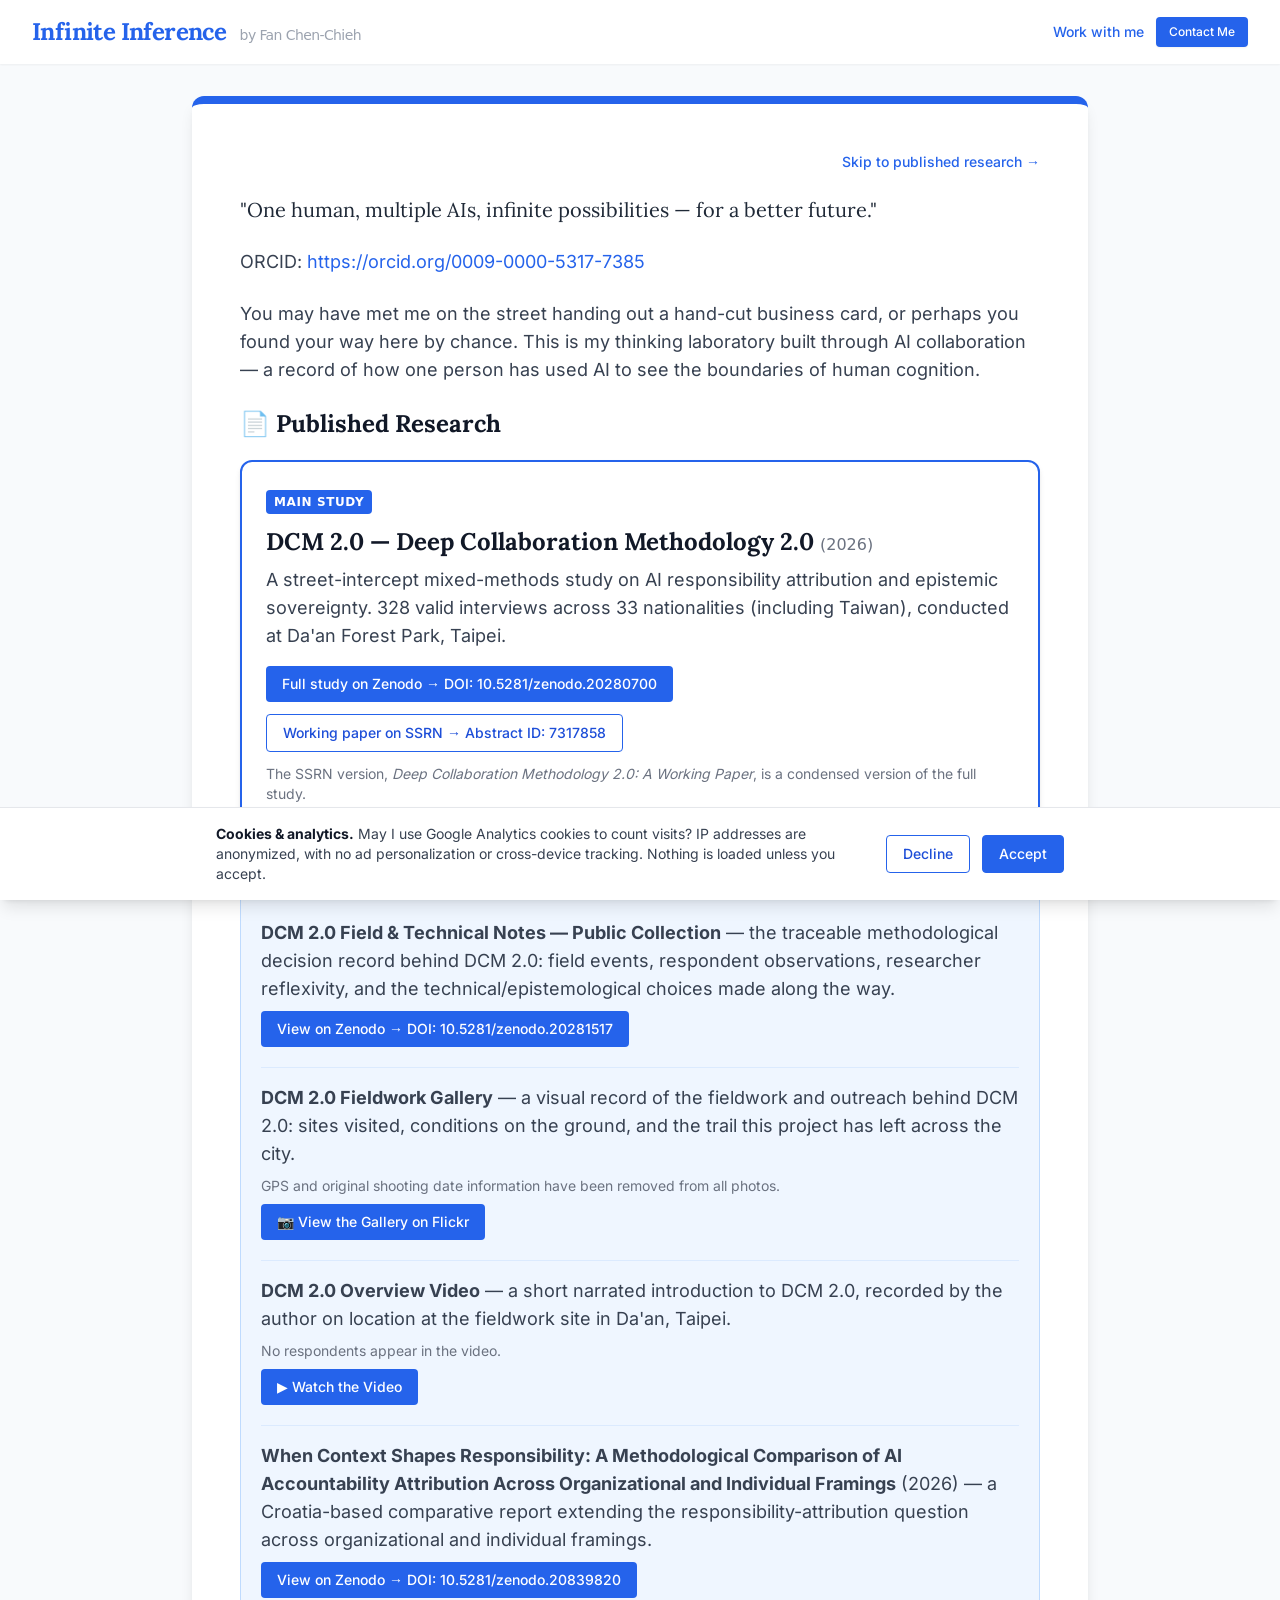
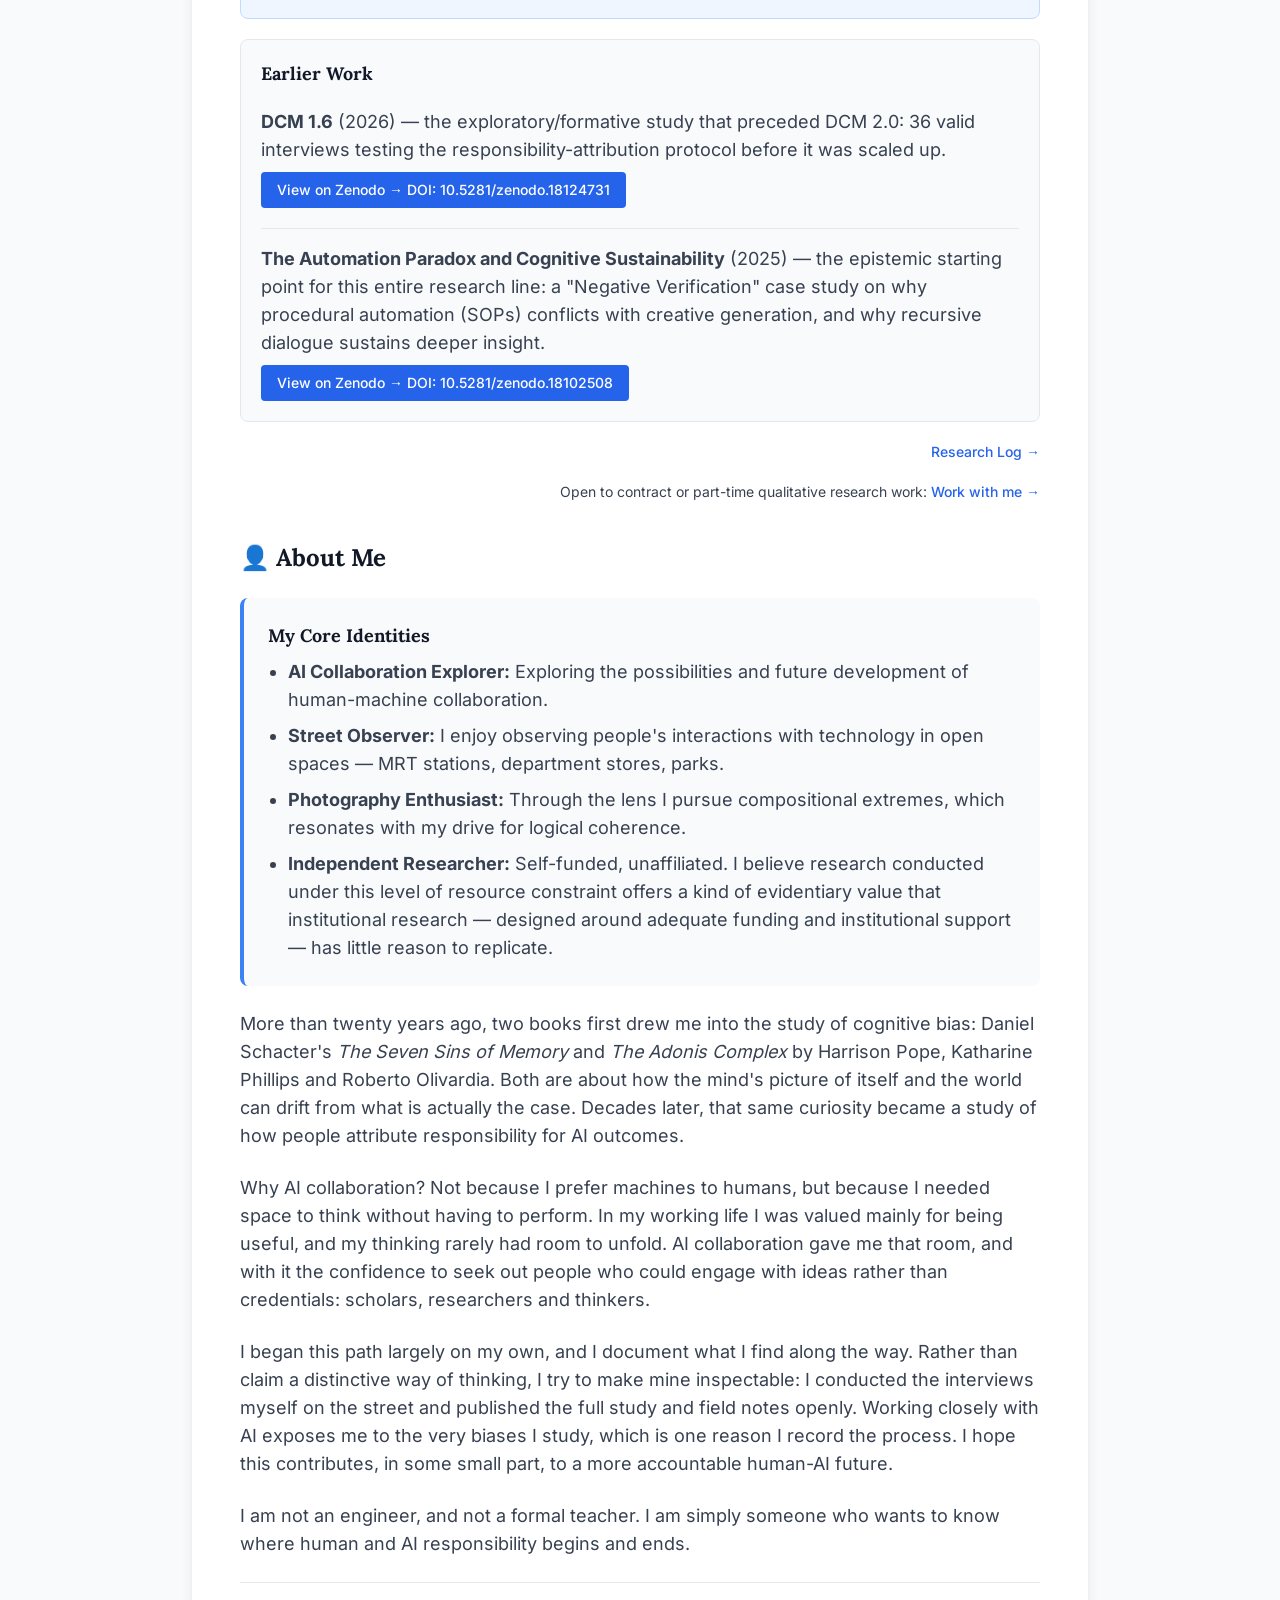
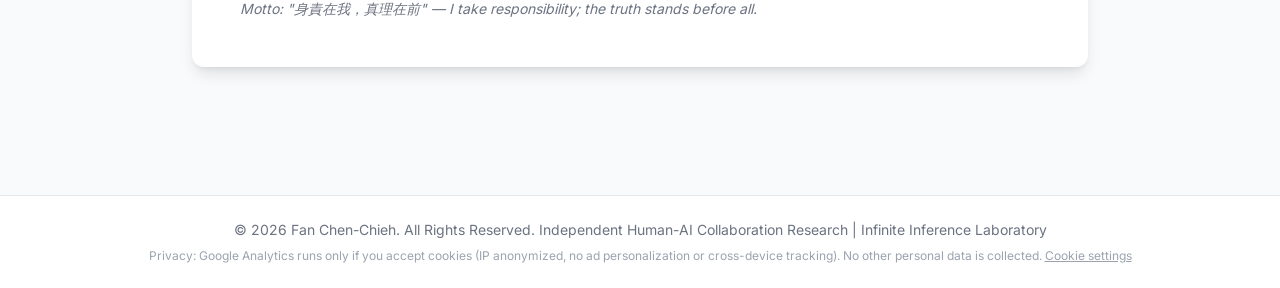
<file: index.html>
<!DOCTYPE html>
<html lang="en">
<head>
    <meta charset="UTF-8">
    <meta name="viewport" content="width=device-width, initial-scale=1.0">
    <title>Infinite Inference: Fan Chen-Chieh's Thinking Laboratory</title>

    <!-- Content-Security-Policy: 白名單限制頁面只能從這裡列出的來源載入資源。
         全站沒有 inline script:回到頂端按鈕與版權年份放在同源外部檔案 site.js,
         與 consent.js 一樣由 script-src 'self' 放行,不需要雜湊值;
         JSON-LD 結構化資料(type="application/ld+json")是資料區塊,瀏覽器不會執行它,
         不受 script-src 管制,所以不需要也不放雜湊;
         Tailwind 已經改成自架的靜態 styles.css(見 src/input.css + GitHub Actions build),
         不再從 cdn.tailwindcss.com 載入,所以 script-src 不用再放行它。
         style-src 已拿掉 'unsafe-inline':頁面現在完全沒有 inline <style>,
         所有樣式都在建置階段就固定進 styles.css,同源載入,不需要再放寬。 -->
    <meta http-equiv="Content-Security-Policy" content="
        default-src 'self';
        script-src 'self' https://www.googletagmanager.com;
        style-src 'self';
        font-src 'self';
        img-src 'self' data:;
        connect-src 'self' https://www.googletagmanager.com https://www.google-analytics.com https://*.google-analytics.com https://*.analytics.google.com;
        base-uri 'self';
        form-action 'self';
        object-src 'none';
    ">

    <!-- 基礎搜尋與社群卡片中繼標籤 -->
    <meta name="description" content="Infinite Inference: Fan Chen-Chieh's thinking laboratory. Independent research on human-AI collaboration, epistemic sovereignty, and cognitive safety (Deep Collaboration Methodology).">
    <link rel="canonical" href="https://loveapplefanfan-png.github.io/AI_Cooperation_Essays/">

    <meta property="og:title" content="Infinite Inference: Fan Chen-Chieh's Thinking Laboratory">
    <meta property="og:description" content="A genuine record of human-machine collaboration exploring the boundaries and possibilities of human cognition in the AI era.">
    <meta property="og:type" content="website">
    <meta property="og:url" content="https://loveapplefanfan-png.github.io/AI_Cooperation_Essays/">
    <meta property="og:image" content="https://loveapplefanfan-png.github.io/AI_Cooperation_Essays/og-image.png">
    <meta property="og:image:width" content="1200">
    <meta property="og:image:height" content="630">
    <meta property="og:image:alt" content="Infinite Inference — Fan Chen-Chieh's Thinking Laboratory. Independent research on human-AI collaboration.">

    <meta name="twitter:card" content="summary_large_image">
    <meta name="twitter:title" content="Infinite Inference: Fan Chen-Chieh's Thinking Laboratory">
    <meta name="twitter:description" content="A genuine record of human-machine collaboration exploring the boundaries and possibilities of human cognition in the AI era.">
    <meta name="twitter:image" content="https://loveapplefanfan-png.github.io/AI_Cooperation_Essays/og-image.png">

    <!-- 網站小圖示:現代瀏覽器用 SVG,iOS 主畫面捷徑用 PNG -->
    <link rel="icon" href="favicon.svg" type="image/svg+xml">
    <link rel="apple-touch-icon" href="apple-touch-icon.png">

    <!-- AI 知識圖譜與學術實體對齊 (Schema.org JSON-LD) -->
    <script type="application/ld+json">
    {
      "@context": "https://schema.org",
      "@graph": [
        {
          "@type": "Person",
          "@id": "https://orcid.org/0009-0000-5317-7385",
          "name": "Fan Chen-Chieh",
          "alternateName": "范宸杰",
          "jobTitle": "Independent Researcher",
          "url": "https://loveapplefanfan-png.github.io/AI_Cooperation_Essays/",
          "sameAs": [
            "https://orcid.org/0009-0000-5317-7385"
          ],
          "knowsAbout": [
            "Human-AI Collaboration",
            "Deep Collaboration Methodology",
            "Epistemic Sovereignty",
            "AI Ethics",
            "Cognitive Safety"
          ]
        },
        {
          "@type": "WebSite",
          "@id": "https://loveapplefanfan-png.github.io/AI_Cooperation_Essays/#website",
          "url": "https://loveapplefanfan-png.github.io/AI_Cooperation_Essays/",
          "name": "Infinite Inference: Fan Chen-Chieh's Thinking Laboratory",
          "author": { "@id": "https://orcid.org/0009-0000-5317-7385" }
        },
        {
          "@type": "ScholarlyArticle",
          "name": "The Automation Paradox and Cognitive Sustainability",
          "datePublished": "2025-12",
          "url": "https://doi.org/10.5281/zenodo.18102508",
          "sameAs": "https://doi.org/10.5281/zenodo.18102508",
          "author": { "@id": "https://orcid.org/0009-0000-5317-7385" }
        },
        {
          "@type": "ScholarlyArticle",
          "name": "DCM 1.6",
          "datePublished": "2026-01",
          "url": "https://doi.org/10.5281/zenodo.18124731",
          "sameAs": "https://doi.org/10.5281/zenodo.18124731",
          "author": { "@id": "https://orcid.org/0009-0000-5317-7385" }
        },
        {
          "@type": "ScholarlyArticle",
          "name": "Deep Collaboration Methodology 2.0",
          "datePublished": "2026-05",
          "url": "https://doi.org/10.5281/zenodo.20280700",
          "sameAs": [
            "https://doi.org/10.5281/zenodo.20280700",
            "https://ssrn.com/abstract=7317858"
          ],
          "author": { "@id": "https://orcid.org/0009-0000-5317-7385" }
        },
        {
          "@type": "CreativeWork",
          "name": "DCM 2.0 Field & Technical Notes — Public Collection",
          "datePublished": "2026-05",
          "url": "https://doi.org/10.5281/zenodo.20281517",
          "sameAs": "https://doi.org/10.5281/zenodo.20281517",
          "author": { "@id": "https://orcid.org/0009-0000-5317-7385" }
        },
        {
          "@type": "ScholarlyArticle",
          "name": "When Context Shapes Responsibility: A Methodological Comparison of AI Accountability Attribution Across Organizational and Individual Framings",
          "datePublished": "2026-06",
          "url": "https://doi.org/10.5281/zenodo.20839820",
          "sameAs": "https://doi.org/10.5281/zenodo.20839820",
          "author": { "@id": "https://orcid.org/0009-0000-5317-7385" }
        }
      ]
    }
    </script>

    <!-- Tailwind 已自架:styles.css 由 GitHub Actions 從 src/input.css 自動 build 出來,
         不再依賴 cdn.tailwindcss.com,也不需要處理跨網域 SRI 的問題。 -->
    <link rel="stylesheet" href="styles.css">
    <link rel="preload" href="fonts/lora-latin-wght-normal.woff2" as="font" type="font/woff2" crossorigin>
    <link rel="preload" href="fonts/inter-latin-wght-normal.woff2" as="font" type="font/woff2" crossorigin>
    <!-- Cookie 同意 + Google Analytics:GA 只在訪客按下 Accept 後才載入(見 consent.js)。
         同源外部檔案,CSP 的 script-src 'self' 已放行,不需要雜湊值。 -->
    <script src="consent.js" defer></script>
    <script src="site.js" defer></script>
</head>
<body class="min-h-screen relative">
    <header class="bg-white shadow-sm sticky top-0 z-10">
        <div class="max-w-7xl mx-auto px-4 sm:px-6 lg:px-8 py-4 flex justify-between items-center gap-3">
            <h1 class="text-xl sm:text-2xl font-serif text-blue-600 font-bold tracking-tight">Infinite Inference <span class="text-sm text-gray-400 font-sans font-normal ml-2 hidden sm:inline">by Fan Chen-Chieh</span></h1>
            <div class="flex items-center gap-3 shrink-0">
                <a href="work-with-me.html" class="text-sm font-medium text-blue-600 hover:underline">Work with me</a>
                <a href="mailto:loveapplefanfan@gmail.com" class="inline-flex shrink-0 items-center px-3 py-1.5 border border-transparent text-xs font-medium rounded text-white bg-blue-600 hover:bg-blue-700 transition-colors shadow-sm">
                    Contact Me
                </a>
            </div>
        </div>
    </header>

    <main id="content-area" class="max-w-7xl mx-auto px-4 sm:px-6 lg:px-8 py-8 pb-20">

        <section id="page-about">
            <div class="max-w-4xl mx-auto">
                <div class="bg-white rounded-xl shadow-lg p-6 sm:p-12 border-t-8 border-blue-600">
                    <div class="text-base sm:text-lg text-gray-700 leading-relaxed">
                        <div class="space-y-6">
                            <!-- 頁內錨點:讓訪客自選閱讀路徑,直接跳到 Published Research。純錨點,無追蹤、無 JS。 -->
                            <p class="text-right text-sm"><a href="#published-research" class="font-medium text-blue-600 hover:underline">Skip to published research &rarr;</a></p>

                            <p class="text-xl font-serif text-gray-800">"One human, multiple AIs, infinite possibilities — for a better future."</p>

                            <p>ORCID: <a href="https://orcid.org/0009-0000-5317-7385" target="_blank" rel="noopener noreferrer" class="text-blue-600 hover:underline">https://orcid.org/0009-0000-5317-7385</a></p>

                            <p>You may have met me on the street handing out a hand-cut business card, or perhaps you found your way here by chance. This is my thinking laboratory built through AI collaboration — a record of how one person has used AI to see the boundaries of human cognition.</p>

                            <section aria-labelledby="published-research" class="space-y-5">
                                <h2 id="published-research" class="scroll-mt-20 text-xl sm:text-2xl font-serif font-bold text-gray-900">&#128196; Published Research</h2>

                                <!-- 主研究:DCM 2.0(正式版 + SSRN 精簡版) -->
                                <article class="bg-white border-2 border-blue-600 rounded-xl shadow-md p-5 sm:p-6">
                                    <p class="inline-block text-xs font-sans font-bold uppercase tracking-wider text-white bg-blue-600 rounded px-2 py-1 mb-3">Main Study</p>
                                    <h4 class="text-xl sm:text-2xl font-serif font-bold text-gray-900 mb-2">DCM 2.0 — Deep Collaboration Methodology 2.0 <span class="text-base font-sans font-normal text-gray-500">(2026)</span></h4>
                                    <p class="text-gray-700 mb-4">A street-intercept mixed-methods study on AI responsibility attribution and epistemic sovereignty. 328 valid interviews across 33 nationalities (including Taiwan), conducted at Da'an Forest Park, Taipei.</p>
                                    <div class="flex flex-col sm:flex-row sm:flex-wrap gap-3">
                                        <a href="https://doi.org/10.5281/zenodo.20280700" target="_blank" rel="noopener noreferrer" class="inline-block text-center text-sm font-medium text-white bg-blue-600 hover:bg-blue-700 px-4 py-2 rounded transition-colors">
                                            Full study on Zenodo &rarr; DOI: 10.5281/zenodo.20280700
                                        </a>
                                        <a href="https://ssrn.com/abstract=7317858" target="_blank" rel="noopener noreferrer" class="inline-block text-center text-sm font-medium text-blue-700 bg-white border border-blue-600 hover:bg-blue-50 px-4 py-2 rounded transition-colors">
                                            Working paper on SSRN &rarr; Abstract ID: 7317858
                                        </a>
                                    </div>
                                    <p class="text-sm text-gray-500 mt-3">The SSRN version, <em>Deep Collaboration Methodology 2.0: A Working Paper</em>, is a condensed version of the full study.</p>
                                </article>

                                <!-- 伴隨與延伸研究 -->
                                <div class="bg-blue-50 border border-blue-200 rounded-lg p-5 space-y-5">
                                    <h4 class="font-bold text-blue-900">Companion &amp; Follow-up Work</h4>

                                    <div>
                                        <p class="text-gray-700 mb-2"><strong>DCM 2.0 Field &amp; Technical Notes — Public Collection</strong> — the traceable methodological decision record behind DCM 2.0: field events, respondent observations, researcher reflexivity, and the technical/epistemological choices made along the way.</p>
                                        <a href="https://doi.org/10.5281/zenodo.20281517" target="_blank" rel="noopener noreferrer" class="inline-block text-sm font-medium text-white bg-blue-600 hover:bg-blue-700 px-4 py-2 rounded transition-colors">
                                            View on Zenodo &rarr; DOI: 10.5281/zenodo.20281517
                                        </a>
                                    </div>

                                    <div class="pt-4 border-t border-blue-100">
                                        <p class="text-gray-700 mb-2"><strong>DCM 2.0 Fieldwork Gallery</strong> — a visual record of the fieldwork and outreach behind DCM 2.0: sites visited, conditions on the ground, and the trail this project has left across the city.</p>
                                        <p class="text-sm text-gray-500 mb-2">GPS and original shooting date information have been removed from all photos.</p>
                                        <a href="https://flic.kr/s/aHBqjD3Lbc" target="_blank" rel="noopener noreferrer" class="inline-block text-sm font-medium text-white bg-blue-600 hover:bg-blue-700 px-4 py-2 rounded transition-colors">
                                            &#128247; View the Gallery on Flickr
                                        </a>
                                    </div>

                                    <div class="pt-4 border-t border-blue-100">
                                        <p class="text-gray-700 mb-2"><strong>DCM 2.0 Overview Video</strong> — a short narrated introduction to DCM 2.0, recorded by the author on location at the fieldwork site in Da'an, Taipei.</p>
                                        <p class="text-sm text-gray-500 mb-2">No respondents appear in the video.</p>
                                        <a href="https://youtu.be/pldzQAyxPp8" target="_blank" rel="noopener noreferrer" class="inline-block text-sm font-medium text-white bg-blue-600 hover:bg-blue-700 px-4 py-2 rounded transition-colors">
                                            &#9654; Watch the Video
                                        </a>
                                    </div>

                                    <div class="pt-4 border-t border-blue-100">
                                        <p class="text-gray-700 mb-2"><strong>When Context Shapes Responsibility: A Methodological Comparison of AI Accountability Attribution Across Organizational and Individual Framings</strong> (2026) — a Croatia-based comparative report extending the responsibility-attribution question across organizational and individual framings.</p>
                                        <a href="https://doi.org/10.5281/zenodo.20839820" target="_blank" rel="noopener noreferrer" class="inline-block text-sm font-medium text-white bg-blue-600 hover:bg-blue-700 px-4 py-2 rounded transition-colors">
                                            View on Zenodo &rarr; DOI: 10.5281/zenodo.20839820
                                        </a>
                                    </div>
                                </div>

                                <!-- 前期研究 -->
                                <div class="bg-gray-50 border border-gray-200 rounded-lg p-5 space-y-5">
                                    <h4 class="font-bold text-gray-900">Earlier Work</h4>

                                    <div>
                                        <p class="text-gray-700 mb-2"><strong>DCM 1.6</strong> (2026) — the exploratory/formative study that preceded DCM 2.0: 36 valid interviews testing the responsibility-attribution protocol before it was scaled up.</p>
                                        <a href="https://doi.org/10.5281/zenodo.18124731" target="_blank" rel="noopener noreferrer" class="inline-block text-sm font-medium text-white bg-blue-600 hover:bg-blue-700 px-4 py-2 rounded transition-colors">
                                            View on Zenodo &rarr; DOI: 10.5281/zenodo.18124731
                                        </a>
                                    </div>

                                    <div class="pt-4 border-t border-gray-200">
                                        <p class="text-gray-700 mb-2"><strong>The Automation Paradox and Cognitive Sustainability</strong> (2025) — the epistemic starting point for this entire research line: a "Negative Verification" case study on why procedural automation (SOPs) conflicts with creative generation, and why recursive dialogue sustains deeper insight.</p>
                                        <a href="https://doi.org/10.5281/zenodo.18102508" target="_blank" rel="noopener noreferrer" class="inline-block text-sm font-medium text-white bg-blue-600 hover:bg-blue-700 px-4 py-2 rounded transition-colors">
                                            View on Zenodo &rarr; DOI: 10.5281/zenodo.18102508
                                        </a>
                                    </div>
                                </div>

                                <p class="text-right text-sm"><a href="research-log.html" class="font-medium text-blue-600 hover:underline">Research Log &rarr;</a></p>

                                <!-- 合作入口:導向 work-with-me.html。純連結,無追蹤、無 JS。 -->
                                <p class="text-right text-sm">Open to contract or part-time qualitative research work: <a href="work-with-me.html" class="font-medium text-blue-600 hover:underline">Work with me &rarr;</a></p>
                            </section>

                            <h2 id="about-me" class="pt-4 text-xl sm:text-2xl font-serif font-bold text-gray-900">&#128100; About Me</h2>

                            <div class="bg-gray-50 p-6 rounded-lg border-l-4 border-blue-500">
                                <h4 class="font-bold text-gray-900 mb-2">My Core Identities</h4>
                                <ul class="list-disc ml-5 space-y-2 text-gray-700">
                                    <li><strong>AI Collaboration Explorer:</strong> Exploring the possibilities and future development of human-machine collaboration.</li>
                                    <li><strong>Street Observer:</strong> I enjoy observing people's interactions with technology in open spaces — MRT stations, department stores, parks.</li>
                                    <li><strong>Photography Enthusiast:</strong> Through the lens I pursue compositional extremes, which resonates with my drive for logical coherence.</li>
                                    <li><strong>Independent Researcher:</strong> Self-funded, unaffiliated. I believe research conducted under this level of resource constraint offers a kind of evidentiary value that institutional research — designed around adequate funding and institutional support — has little reason to replicate.</li>
                                </ul>
                            </div>

                            <p>More than twenty years ago, two books first drew me into the study of cognitive bias: Daniel Schacter's <em>The Seven Sins of Memory</em> and <em>The Adonis Complex</em> by Harrison Pope, Katharine Phillips and Roberto Olivardia. Both are about how the mind's picture of itself and the world can drift from what is actually the case. Decades later, that same curiosity became a study of how people attribute responsibility for AI outcomes.</p>

                            <p>Why AI collaboration? Not because I prefer machines to humans, but because I needed space to think without having to perform. In my working life I was valued mainly for being useful, and my thinking rarely had room to unfold. AI collaboration gave me that room, and with it the confidence to seek out people who could engage with ideas rather than credentials: scholars, researchers and thinkers.</p>
                            
                            <p>I began this path largely on my own, and I document what I find along the way. Rather than claim a distinctive way of thinking, I try to make mine inspectable: I conducted the interviews myself on the street and published the full study and field notes openly. Working closely with AI exposes me to the very biases I study, which is one reason I record the process. I hope this contributes, in some small part, to a more accountable human-AI future.</p>

                            <p>I am not an engineer, and not a formal teacher. I am simply someone who wants to know where human and AI responsibility begins and ends.</p>

                            <p class="pt-4 text-sm text-gray-500 italic border-t">Motto: "<span lang="zh-Hant">&#36523;&#36012;&#22312;&#25105;&#65292;&#30495;&#29702;&#22312;&#21069;</span>" — I take responsibility; the truth stands before all.</p>
                        </div>
                    </div>
                </div>
            </div>
        </section>

    </main>

    <button id="scroll-to-top" type="button" aria-label="Back to top" class="fixed bottom-6 right-6 bg-gray-800 text-white p-3 rounded-full shadow-lg opacity-0 pointer-events-none transition-opacity duration-300 hover:bg-gray-700 z-20">
        <svg xmlns="http://www.w3.org/2000/svg" class="h-6 w-6" fill="none" viewBox="0 0 24 24" stroke="currentColor" aria-hidden="true">
            <path stroke-linecap="round" stroke-linejoin="round" stroke-width="2" d="M5 10l7-7m0 0l7 7m-7-7v18" />
        </svg>
    </button>

    <footer class="bg-white border-t border-gray-200 mt-12">
        <div class="max-w-7xl mx-auto py-6 px-4 sm:px-6 lg:px-8">
            <p class="text-center text-sm text-gray-500">
                &copy; <span id="copyright-year">2026</span> Fan Chen-Chieh. All Rights Reserved. <br class="sm:hidden">
                Independent Human-AI Collaboration Research | Infinite Inference Laboratory
            </p>
            <p class="text-center text-xs text-gray-400 mt-2">
                Privacy: Google Analytics runs only if you accept cookies (IP anonymized, no ad personalization or cross-device tracking). No other personal data is collected.
                <button id="cookie-settings" type="button" class="underline hover:text-gray-600">Cookie settings</button>
            </p>
        </div>
    </footer>

    <!-- Cookie 同意橫幅:預設隱藏,由 consent.js 決定是否顯示。Accept 與 Decline 同樣醒目,拒絕和同意一樣容易。 -->
    <div id="cookie-banner" role="dialog" aria-live="polite" aria-labelledby="cookie-banner-title" class="hidden fixed inset-x-0 bottom-0 z-30 bg-white border-t border-gray-200 shadow-lg">
        <div class="max-w-4xl mx-auto px-4 sm:px-6 py-4 flex flex-col sm:flex-row sm:items-center gap-3 sm:gap-6">
            <p class="text-sm text-gray-700 flex-1">
                <strong id="cookie-banner-title" class="text-gray-900">Cookies &amp; analytics.</strong>
                May I use Google Analytics cookies to count visits? IP addresses are anonymized, with no ad personalization or cross-device tracking. Nothing is loaded unless you accept.
            </p>
            <div class="flex gap-3 shrink-0">
                <button id="cookie-decline" type="button" class="flex-1 sm:flex-none text-sm font-medium text-blue-700 bg-white border border-blue-600 hover:bg-blue-50 px-4 py-2 rounded transition-colors">Decline</button>
                <button id="cookie-accept" type="button" class="flex-1 sm:flex-none text-sm font-medium text-white bg-blue-600 border border-blue-600 hover:bg-blue-700 px-4 py-2 rounded transition-colors">Accept</button>
            </div>
        </div>
    </div>

</body>
</html>
</file>
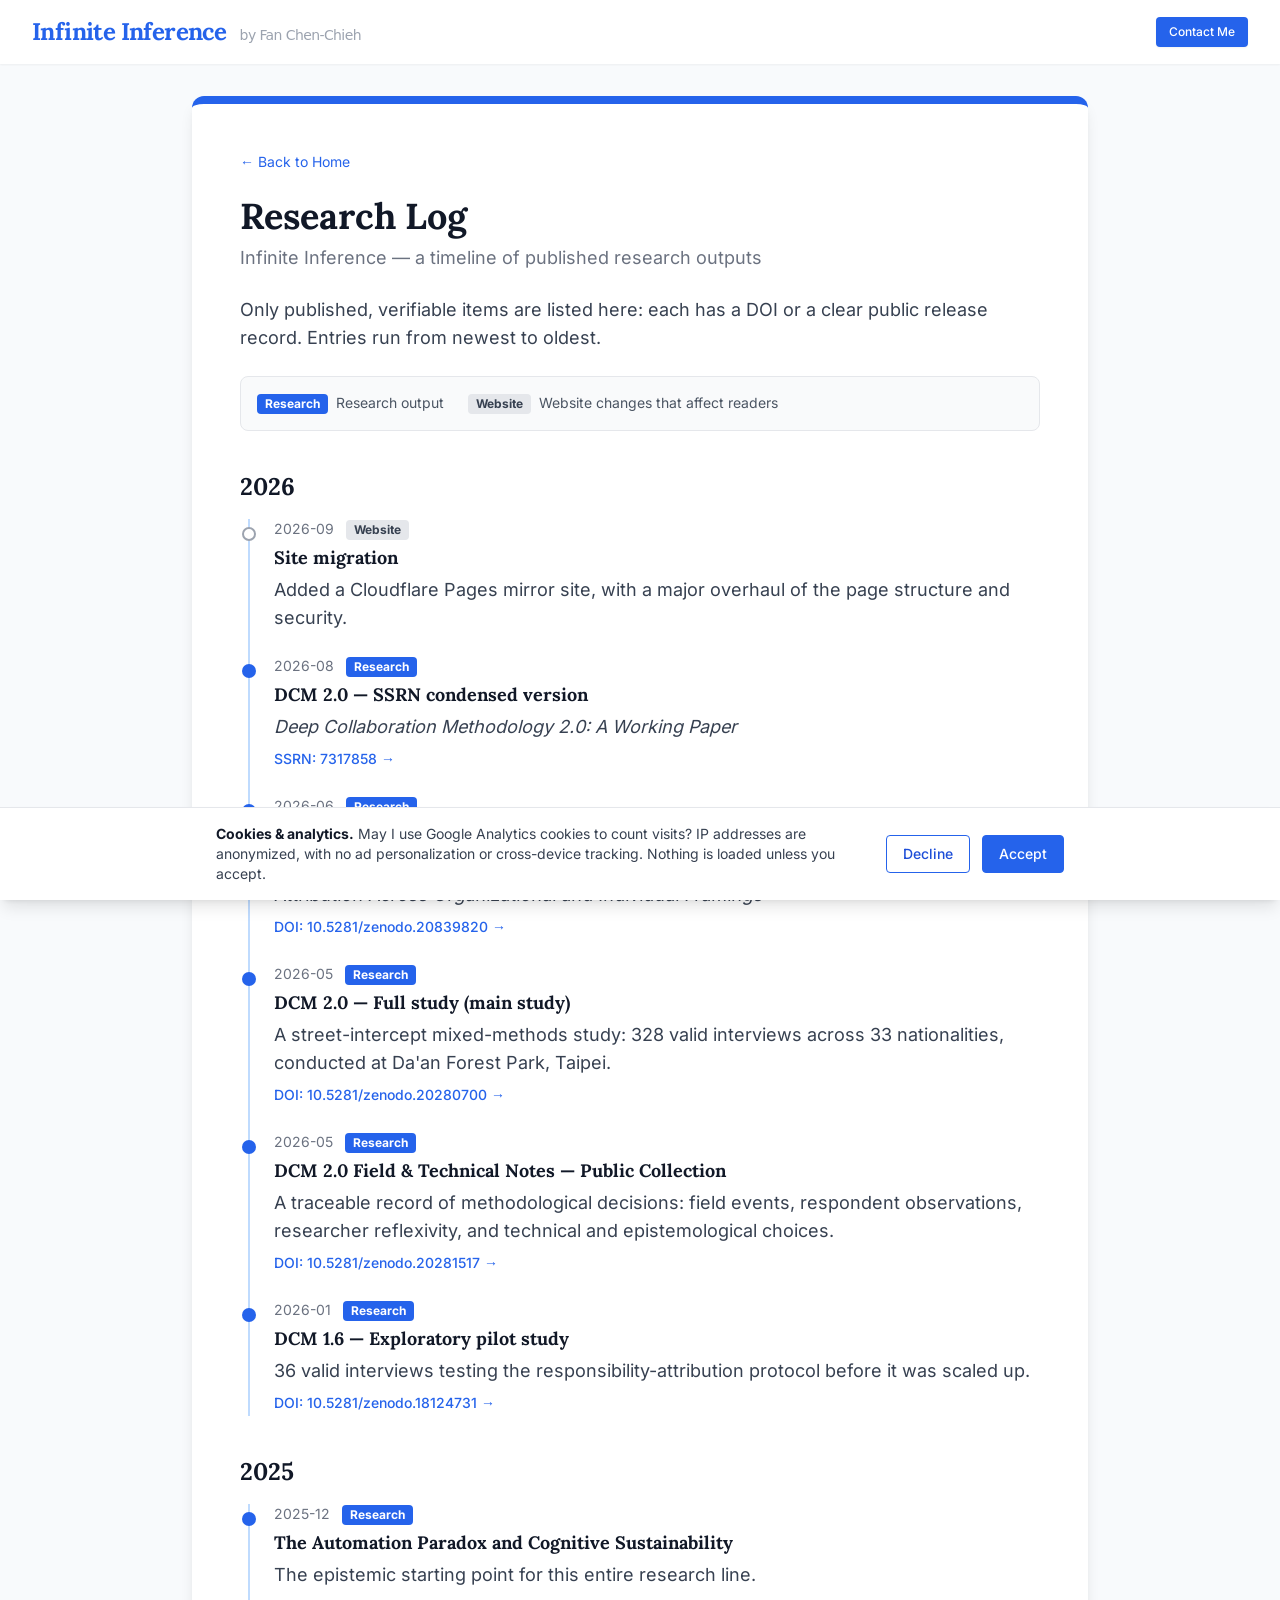
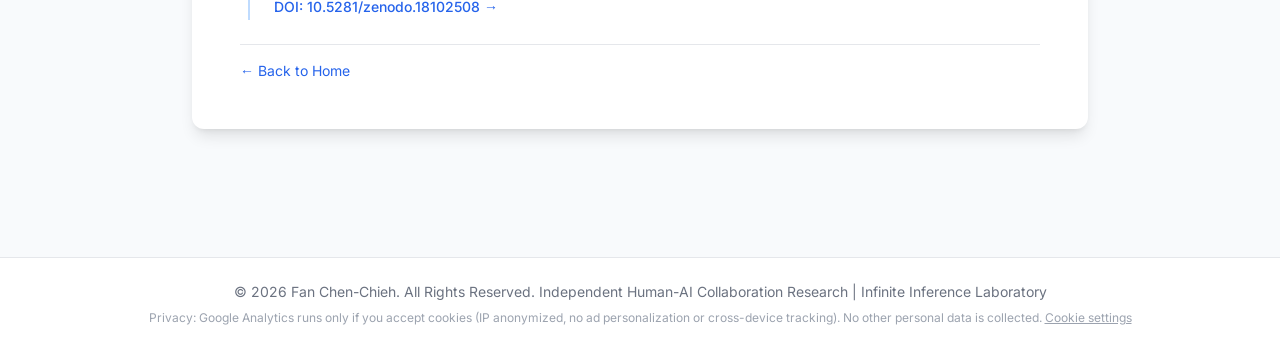
<file: research-log.html>
<!DOCTYPE html>
<html lang="en">
<head>
    <meta charset="UTF-8">
    <meta name="viewport" content="width=device-width, initial-scale=1.0">
    <title>Research Log | Infinite Inference</title>

    <!-- Content-Security-Policy:與 index.html 完全相同。全站沒有 inline script,
         腳本都放在同源外部檔案(consent.js、site.js),所以 script-src 不需要任何雜湊值。 -->
    <meta http-equiv="Content-Security-Policy" content="
        default-src 'self';
        script-src 'self' https://www.googletagmanager.com;
        style-src 'self';
        font-src 'self';
        img-src 'self' data:;
        connect-src 'self' https://www.googletagmanager.com https://www.google-analytics.com https://*.google-analytics.com https://*.analytics.google.com;
        base-uri 'self';
        form-action 'self';
        object-src 'none';
    ">

    <!-- 基礎搜尋與社群卡片中繼標籤 -->
    <meta name="description" content="Research Log: a timeline of published research outputs from Infinite Inference, Fan Chen-Chieh's thinking laboratory. Only items with a DOI or a clear public release record are listed.">
    <link rel="canonical" href="https://loveapplefanfan-png.github.io/AI_Cooperation_Essays/research-log.html">

    <meta property="og:title" content="Research Log | Infinite Inference">
    <meta property="og:description" content="Infinite Inference — a timeline of published research outputs. Only items with a DOI or a clear public release record are listed.">
    <meta property="og:type" content="website">
    <meta property="og:url" content="https://loveapplefanfan-png.github.io/AI_Cooperation_Essays/research-log.html">
    <meta property="og:image" content="https://loveapplefanfan-png.github.io/AI_Cooperation_Essays/og-image-log.png">
    <meta property="og:image:width" content="1200">
    <meta property="og:image:height" content="630">
    <meta property="og:image:alt" content="Research Log — Infinite Inference: a timeline of published research outputs.">

    <meta name="twitter:card" content="summary_large_image">
    <meta name="twitter:title" content="Research Log | Infinite Inference">
    <meta name="twitter:description" content="Infinite Inference — a timeline of published research outputs. Only items with a DOI or a clear public release record are listed.">
    <meta name="twitter:image" content="https://loveapplefanfan-png.github.io/AI_Cooperation_Essays/og-image-log.png">

    <!-- 網站小圖示:現代瀏覽器用 SVG,iOS 主畫面捷徑用 PNG -->
    <link rel="icon" href="favicon.svg" type="image/svg+xml">
    <link rel="apple-touch-icon" href="apple-touch-icon.png">

    <link rel="stylesheet" href="styles.css">
    <link rel="preload" href="fonts/lora-latin-wght-normal.woff2" as="font" type="font/woff2" crossorigin>
    <link rel="preload" href="fonts/inter-latin-wght-normal.woff2" as="font" type="font/woff2" crossorigin>
    <!-- Cookie 同意 + Google Analytics:與 index.html 共用同一份 consent.js,
         訪客在任一頁做的選擇(存在 localStorage)兩頁通用。 -->
    <script src="consent.js" defer></script>
    <script src="site.js" defer></script>
</head>
<body class="min-h-screen relative">
    <header class="bg-white shadow-sm sticky top-0 z-10">
        <div class="max-w-7xl mx-auto px-4 sm:px-6 lg:px-8 py-4 flex justify-between items-center gap-3">
            <p class="text-xl sm:text-2xl font-serif text-blue-600 font-bold tracking-tight"><a href="./" class="hover:text-blue-700">Infinite Inference</a> <span class="text-sm text-gray-400 font-sans font-normal ml-2 hidden sm:inline">by Fan Chen-Chieh</span></p>
            <a href="mailto:loveapplefanfan@gmail.com" class="inline-flex shrink-0 items-center px-3 py-1.5 border border-transparent text-xs font-medium rounded text-white bg-blue-600 hover:bg-blue-700 transition-colors shadow-sm">
                Contact Me
            </a>
        </div>
    </header>

    <main id="content-area" class="max-w-7xl mx-auto px-4 sm:px-6 lg:px-8 py-8 pb-20">

        <section id="page-research-log">
            <div class="max-w-4xl mx-auto">
                <div class="bg-white rounded-xl shadow-lg p-6 sm:p-12 border-t-8 border-blue-600">
                    <div class="text-base sm:text-lg text-gray-700 leading-relaxed">
                        <div class="space-y-6">
                            <p class="text-sm"><a href="./" class="text-blue-600 hover:underline">&larr; Back to Home</a></p>

                            <div>
                                <h1 class="text-3xl sm:text-4xl font-serif font-bold text-gray-900">Research Log</h1>
                                <p class="mt-2 text-gray-500">Infinite Inference — a timeline of published research outputs</p>
                            </div>

                            <p>Only published, verifiable items are listed here: each has a DOI or a clear public release record. Entries run from newest to oldest.</p>

                            <div class="bg-gray-50 border border-gray-200 rounded-lg p-4 text-sm text-gray-600 flex flex-col sm:flex-row sm:flex-wrap gap-2 sm:gap-6">
                                <p><span class="inline-block text-xs font-bold text-white bg-blue-600 rounded px-2 py-0.5 mr-2">Research</span>Research output</p>
                                <p><span class="inline-block text-xs font-bold text-gray-700 bg-gray-200 rounded px-2 py-0.5 mr-2">Website</span>Website changes that affect readers</p>
                            </div>

                            <!-- 2026 -->
                            <section aria-labelledby="year-2026" class="space-y-4">
                                <h2 id="year-2026" class="pt-4 text-xl sm:text-2xl font-serif font-bold text-gray-900">2026</h2>

                                <ol class="border-l-2 border-blue-200 ml-2 space-y-6">
                                    <li class="relative pl-6">
                                        <span class="absolute -left-2 top-2 w-3.5 h-3.5 rounded-full bg-white border-2 border-gray-400" aria-hidden="true"></span>
                                        <p class="text-sm text-gray-500"><time datetime="2026-09">2026-09</time> <span class="inline-block text-xs font-bold text-gray-700 bg-gray-200 rounded px-2 py-0.5 ml-2">Website</span></p>
                                        <h3 class="mt-1 font-bold text-gray-900">Site migration</h3>
                                        <p class="mt-1 text-gray-700">Added a Cloudflare Pages mirror site, with a major overhaul of the page structure and security.</p>
                                    </li>

                                    <li class="relative pl-6">
                                        <span class="absolute -left-2 top-2 w-3.5 h-3.5 rounded-full bg-blue-600" aria-hidden="true"></span>
                                        <p class="text-sm text-gray-500"><time datetime="2026-08">2026-08</time> <span class="inline-block text-xs font-bold text-white bg-blue-600 rounded px-2 py-0.5 ml-2">Research</span></p>
                                        <h3 class="mt-1 font-bold text-gray-900">DCM 2.0 — SSRN condensed version</h3>
                                        <p class="mt-1 text-gray-700"><em>Deep Collaboration Methodology 2.0: A Working Paper</em></p>
                                        <a href="https://ssrn.com/abstract=7317858" target="_blank" rel="noopener noreferrer" class="inline-block mt-2 text-sm font-medium text-blue-600 hover:underline">SSRN: 7317858 &rarr;</a>
                                    </li>

                                    <li class="relative pl-6">
                                        <span class="absolute -left-2 top-2 w-3.5 h-3.5 rounded-full bg-blue-600" aria-hidden="true"></span>
                                        <p class="text-sm text-gray-500"><time datetime="2026-06">2026-06</time> <span class="inline-block text-xs font-bold text-white bg-blue-600 rounded px-2 py-0.5 ml-2">Research</span></p>
                                        <h3 class="mt-1 font-bold text-gray-900">Croatia comparative report</h3>
                                        <p class="mt-1 text-gray-700"><em>When Context Shapes Responsibility: A Methodological Comparison of AI Accountability Attribution Across Organizational and Individual Framings</em></p>
                                        <a href="https://doi.org/10.5281/zenodo.20839820" target="_blank" rel="noopener noreferrer" class="inline-block mt-2 text-sm font-medium text-blue-600 hover:underline">DOI: 10.5281/zenodo.20839820 &rarr;</a>
                                    </li>

                                    <li class="relative pl-6">
                                        <span class="absolute -left-2 top-2 w-3.5 h-3.5 rounded-full bg-blue-600" aria-hidden="true"></span>
                                        <p class="text-sm text-gray-500"><time datetime="2026-05">2026-05</time> <span class="inline-block text-xs font-bold text-white bg-blue-600 rounded px-2 py-0.5 ml-2">Research</span></p>
                                        <h3 class="mt-1 font-bold text-gray-900">DCM 2.0 — Full study (main study)</h3>
                                        <p class="mt-1 text-gray-700">A street-intercept mixed-methods study: 328 valid interviews across 33 nationalities, conducted at Da&#39;an Forest Park, Taipei.</p>
                                        <a href="https://doi.org/10.5281/zenodo.20280700" target="_blank" rel="noopener noreferrer" class="inline-block mt-2 text-sm font-medium text-blue-600 hover:underline">DOI: 10.5281/zenodo.20280700 &rarr;</a>
                                    </li>

                                    <li class="relative pl-6">
                                        <span class="absolute -left-2 top-2 w-3.5 h-3.5 rounded-full bg-blue-600" aria-hidden="true"></span>
                                        <p class="text-sm text-gray-500"><time datetime="2026-05">2026-05</time> <span class="inline-block text-xs font-bold text-white bg-blue-600 rounded px-2 py-0.5 ml-2">Research</span></p>
                                        <h3 class="mt-1 font-bold text-gray-900">DCM 2.0 Field &amp; Technical Notes — Public Collection</h3>
                                        <p class="mt-1 text-gray-700">A traceable record of methodological decisions: field events, respondent observations, researcher reflexivity, and technical and epistemological choices.</p>
                                        <a href="https://doi.org/10.5281/zenodo.20281517" target="_blank" rel="noopener noreferrer" class="inline-block mt-2 text-sm font-medium text-blue-600 hover:underline">DOI: 10.5281/zenodo.20281517 &rarr;</a>
                                    </li>

                                    <li class="relative pl-6">
                                        <span class="absolute -left-2 top-2 w-3.5 h-3.5 rounded-full bg-blue-600" aria-hidden="true"></span>
                                        <p class="text-sm text-gray-500"><time datetime="2026-01">2026-01</time> <span class="inline-block text-xs font-bold text-white bg-blue-600 rounded px-2 py-0.5 ml-2">Research</span></p>
                                        <h3 class="mt-1 font-bold text-gray-900">DCM 1.6 — Exploratory pilot study</h3>
                                        <p class="mt-1 text-gray-700">36 valid interviews testing the responsibility-attribution protocol before it was scaled up.</p>
                                        <a href="https://doi.org/10.5281/zenodo.18124731" target="_blank" rel="noopener noreferrer" class="inline-block mt-2 text-sm font-medium text-blue-600 hover:underline">DOI: 10.5281/zenodo.18124731 &rarr;</a>
                                    </li>
                                </ol>
                            </section>

                            <!-- 2025 -->
                            <section aria-labelledby="year-2025" class="space-y-4">
                                <h2 id="year-2025" class="pt-4 text-xl sm:text-2xl font-serif font-bold text-gray-900">2025</h2>

                                <ol class="border-l-2 border-blue-200 ml-2 space-y-6">
                                    <li class="relative pl-6">
                                        <span class="absolute -left-2 top-2 w-3.5 h-3.5 rounded-full bg-blue-600" aria-hidden="true"></span>
                                        <p class="text-sm text-gray-500"><time datetime="2025-12">2025-12</time> <span class="inline-block text-xs font-bold text-white bg-blue-600 rounded px-2 py-0.5 ml-2">Research</span></p>
                                        <h3 class="mt-1 font-bold text-gray-900">The Automation Paradox and Cognitive Sustainability</h3>
                                        <p class="mt-1 text-gray-700">The epistemic starting point for this entire research line.</p>
                                        <a href="https://doi.org/10.5281/zenodo.18102508" target="_blank" rel="noopener noreferrer" class="inline-block mt-2 text-sm font-medium text-blue-600 hover:underline">DOI: 10.5281/zenodo.18102508 &rarr;</a>
                                    </li>
                                </ol>
                            </section>

                            <p class="pt-4 text-sm text-gray-500 border-t"><a href="./" class="text-blue-600 hover:underline">&larr; Back to Home</a></p>
                        </div>
                    </div>
                </div>
            </div>
        </section>

    </main>

    <button id="scroll-to-top" type="button" aria-label="Back to top" class="fixed bottom-6 right-6 bg-gray-800 text-white p-3 rounded-full shadow-lg opacity-0 pointer-events-none transition-opacity duration-300 hover:bg-gray-700 z-20">
        <svg xmlns="http://www.w3.org/2000/svg" class="h-6 w-6" fill="none" viewBox="0 0 24 24" stroke="currentColor" aria-hidden="true">
            <path stroke-linecap="round" stroke-linejoin="round" stroke-width="2" d="M5 10l7-7m0 0l7 7m-7-7v18" />
        </svg>
    </button>

    <footer class="bg-white border-t border-gray-200 mt-12">
        <div class="max-w-7xl mx-auto py-6 px-4 sm:px-6 lg:px-8">
            <p class="text-center text-sm text-gray-500">
                &copy; <span id="copyright-year">2026</span> Fan Chen-Chieh. All Rights Reserved. <br class="sm:hidden">
                Independent Human-AI Collaboration Research | Infinite Inference Laboratory
            </p>
            <p class="text-center text-xs text-gray-400 mt-2">
                Privacy: Google Analytics runs only if you accept cookies (IP anonymized, no ad personalization or cross-device tracking). No other personal data is collected.
                <button id="cookie-settings" type="button" class="underline hover:text-gray-600">Cookie settings</button>
            </p>
        </div>
    </footer>

    <!-- Cookie 同意橫幅:與 index.html 逐字相同。預設隱藏,由 consent.js 決定是否顯示。 -->
    <div id="cookie-banner" role="dialog" aria-live="polite" aria-labelledby="cookie-banner-title" class="hidden fixed inset-x-0 bottom-0 z-30 bg-white border-t border-gray-200 shadow-lg">
        <div class="max-w-4xl mx-auto px-4 sm:px-6 py-4 flex flex-col sm:flex-row sm:items-center gap-3 sm:gap-6">
            <p class="text-sm text-gray-700 flex-1">
                <strong id="cookie-banner-title" class="text-gray-900">Cookies &amp; analytics.</strong>
                May I use Google Analytics cookies to count visits? IP addresses are anonymized, with no ad personalization or cross-device tracking. Nothing is loaded unless you accept.
            </p>
            <div class="flex gap-3 shrink-0">
                <button id="cookie-decline" type="button" class="flex-1 sm:flex-none text-sm font-medium text-blue-700 bg-white border border-blue-600 hover:bg-blue-50 px-4 py-2 rounded transition-colors">Decline</button>
                <button id="cookie-accept" type="button" class="flex-1 sm:flex-none text-sm font-medium text-white bg-blue-600 border border-blue-600 hover:bg-blue-700 px-4 py-2 rounded transition-colors">Accept</button>
            </div>
        </div>
    </div>

</body>
</html>
</file>
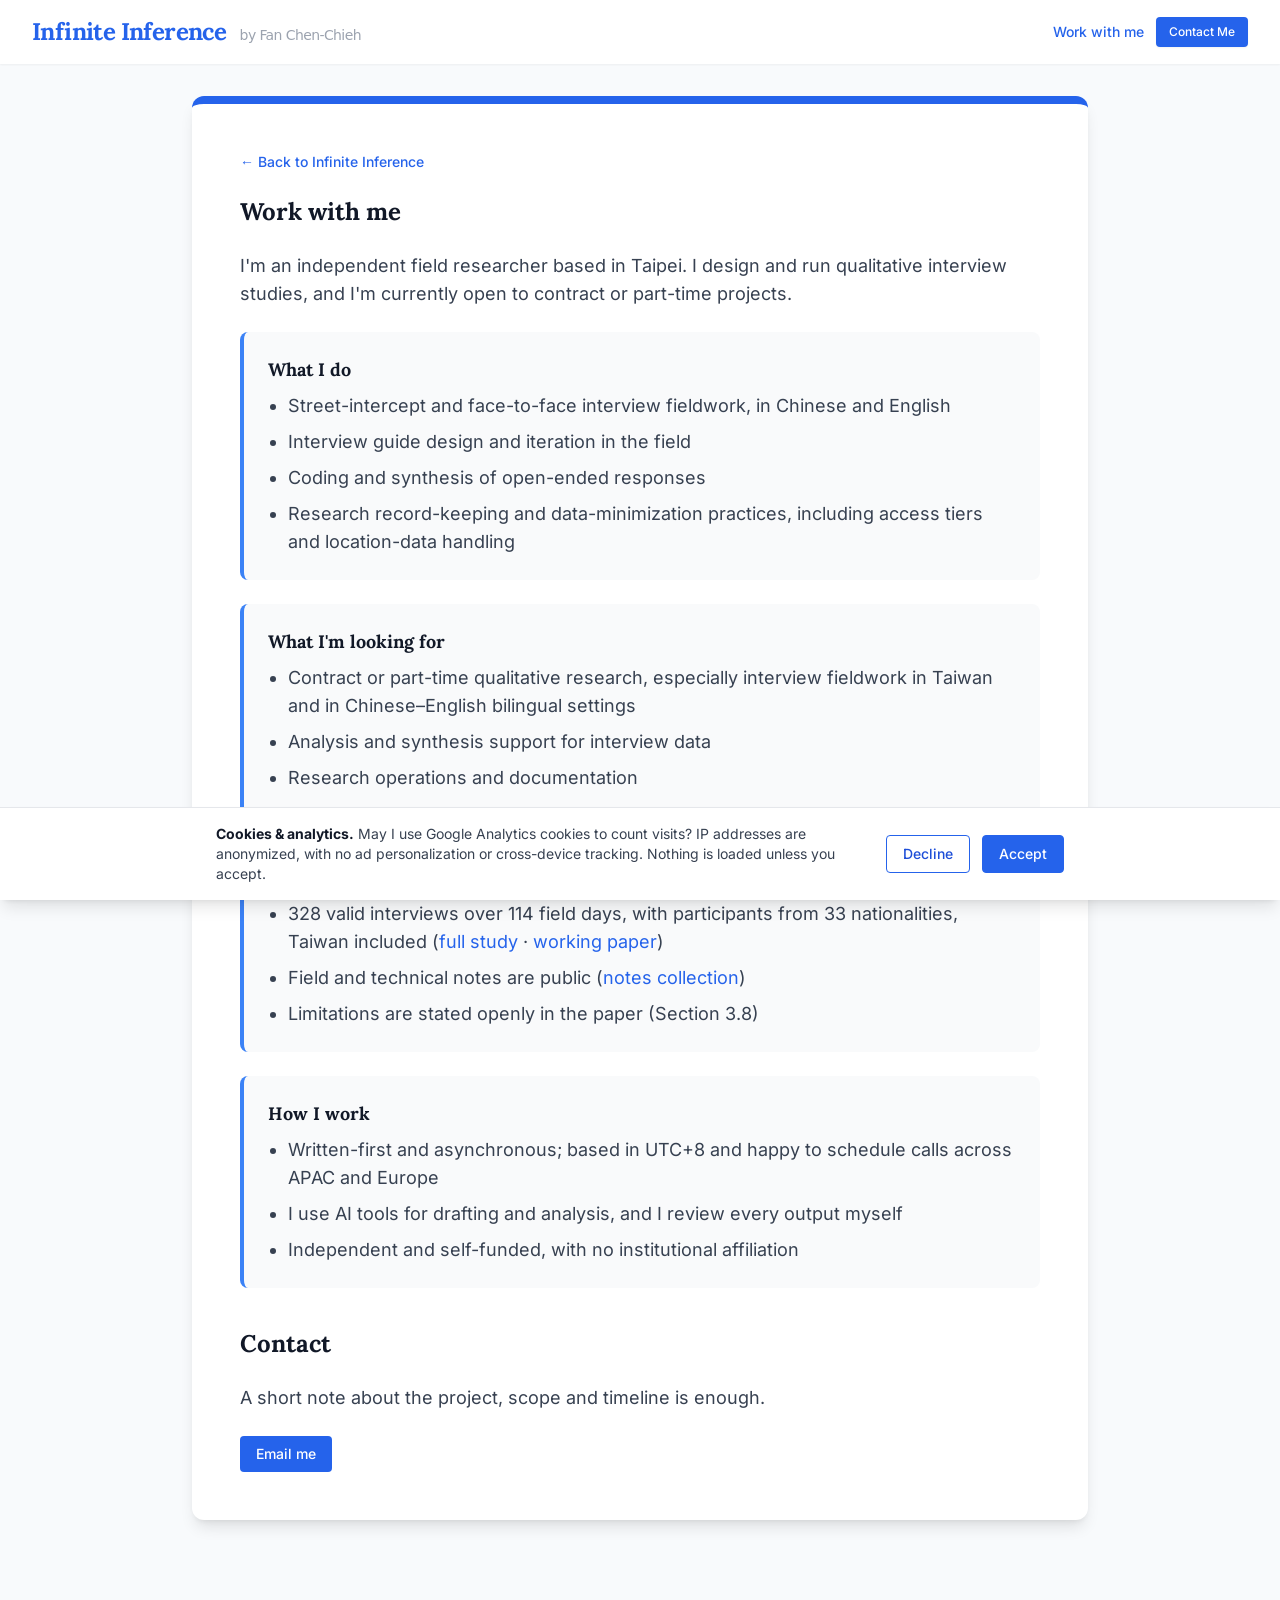
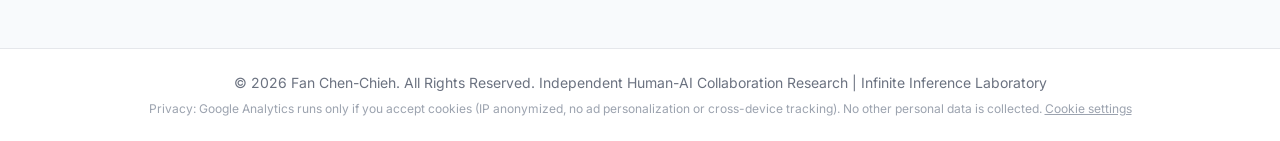
<file: work-with-me.html>
<!DOCTYPE html>
<html lang="en">
<head>
    <meta charset="UTF-8">
    <meta name="viewport" content="width=device-width, initial-scale=1.0">
    <title>Work with me | Infinite Inference: Fan Chen-Chieh</title>

    <!-- Content-Security-Policy:與首頁完全相同。全站沒有 inline script,腳本都放在同源外部檔案(consent.js、site.js),
         所以 script-src 不需要任何雜湊值;樣式沿用同一份自架 styles.css,沒有 inline style。 -->
    <meta http-equiv="Content-Security-Policy" content="
        default-src 'self';
        script-src 'self' https://www.googletagmanager.com;
        style-src 'self';
        font-src 'self';
        img-src 'self' data:;
        connect-src 'self' https://www.googletagmanager.com https://www.google-analytics.com https://*.google-analytics.com https://*.analytics.google.com;
        base-uri 'self';
        form-action 'self';
        object-src 'none';
    ">

    <meta name="description" content="Fan Chen-Chieh is an independent field researcher in Taipei, open to contract or part-time qualitative interview research, analysis support and research operations.">
    <link rel="canonical" href="https://loveapplefanfan-png.github.io/AI_Cooperation_Essays/work-with-me.html">

    <link rel="icon" href="favicon.svg" type="image/svg+xml">
    <link rel="apple-touch-icon" href="apple-touch-icon.png">

    <link rel="stylesheet" href="styles.css">
    <link rel="preload" href="fonts/lora-latin-wght-normal.woff2" as="font" type="font/woff2" crossorigin>
    <link rel="preload" href="fonts/inter-latin-wght-normal.woff2" as="font" type="font/woff2" crossorigin>
    <script src="consent.js" defer></script>
    <script src="site.js" defer></script>
</head>
<body class="min-h-screen relative">
    <header class="bg-white shadow-sm sticky top-0 z-10">
        <div class="max-w-7xl mx-auto px-4 sm:px-6 lg:px-8 py-4 flex justify-between items-center gap-3">
            <h1 class="text-xl sm:text-2xl font-serif text-blue-600 font-bold tracking-tight"><a href="index.html" class="hover:underline">Infinite Inference</a> <span class="text-sm text-gray-400 font-sans font-normal ml-2 hidden sm:inline">by Fan Chen-Chieh</span></h1>
            <div class="flex items-center gap-3 shrink-0">
                <a href="work-with-me.html" class="text-sm font-medium text-blue-600 hover:underline">Work with me</a>
                <a href="mailto:loveapplefanfan@gmail.com" class="inline-flex shrink-0 items-center px-3 py-1.5 border border-transparent text-xs font-medium rounded text-white bg-blue-600 hover:bg-blue-700 transition-colors shadow-sm">
                    Contact Me
                </a>
            </div>
        </div>
    </header>

    <main id="content-area" class="max-w-7xl mx-auto px-4 sm:px-6 lg:px-8 py-8 pb-20">

        <section id="page-work">
            <div class="max-w-4xl mx-auto">
                <div class="bg-white rounded-xl shadow-lg p-6 sm:p-12 border-t-8 border-blue-600">
                    <div class="text-base sm:text-lg text-gray-700 leading-relaxed">
                        <div class="space-y-6">
                            <p class="text-sm"><a href="index.html" class="font-medium text-blue-600 hover:underline">&larr; Back to Infinite Inference</a></p>

                            <h2 class="text-xl sm:text-2xl font-serif font-bold text-gray-900">Work with me</h2>

                            <p>I'm an independent field researcher based in Taipei. I design and run qualitative interview studies, and I'm currently open to contract or part-time projects.</p>

                            <div class="bg-gray-50 p-6 rounded-lg border-l-4 border-blue-500">
                                <h4 class="font-bold text-gray-900 mb-2">What I do</h4>
                                <ul class="list-disc ml-5 space-y-2 text-gray-700">
                                    <li>Street-intercept and face-to-face interview fieldwork, in Chinese and English</li>
                                    <li>Interview guide design and iteration in the field</li>
                                    <li>Coding and synthesis of open-ended responses</li>
                                    <li>Research record-keeping and data-minimization practices, including access tiers and location-data handling</li>
                                </ul>
                            </div>

                            <div class="bg-gray-50 p-6 rounded-lg border-l-4 border-blue-500">
                                <h4 class="font-bold text-gray-900 mb-2">What I'm looking for</h4>
                                <ul class="list-disc ml-5 space-y-2 text-gray-700">
                                    <li>Contract or part-time qualitative research, especially interview fieldwork in Taiwan and in Chinese&ndash;English bilingual settings</li>
                                    <li>Analysis and synthesis support for interview data</li>
                                    <li>Research operations and documentation</li>
                                </ul>
                            </div>

                            <div class="bg-gray-50 p-6 rounded-lg border-l-4 border-blue-500">
                                <h4 class="font-bold text-gray-900 mb-2">Evidence</h4>
                                <ul class="list-disc ml-5 space-y-2 text-gray-700">
                                    <li>328 valid interviews over 114 field days, with participants from 33 nationalities, Taiwan included (<a href="https://doi.org/10.5281/zenodo.20280700" target="_blank" rel="noopener noreferrer" class="text-blue-600 hover:underline">full study</a> &middot; <a href="https://ssrn.com/abstract=7317858" target="_blank" rel="noopener noreferrer" class="text-blue-600 hover:underline">working paper</a>)</li>
                                    <li>Field and technical notes are public (<a href="https://doi.org/10.5281/zenodo.20281517" target="_blank" rel="noopener noreferrer" class="text-blue-600 hover:underline">notes collection</a>)</li>
                                    <li>Limitations are stated openly in the paper (Section 3.8)</li>
                                </ul>
                            </div>

                            <div class="bg-gray-50 p-6 rounded-lg border-l-4 border-blue-500">
                                <h4 class="font-bold text-gray-900 mb-2">How I work</h4>
                                <ul class="list-disc ml-5 space-y-2 text-gray-700">
                                    <li>Written-first and asynchronous; based in UTC+8 and happy to schedule calls across APAC and Europe</li>
                                    <li>I use AI tools for drafting and analysis, and I review every output myself</li>
                                    <li>Independent and self-funded, with no institutional affiliation</li>
                                </ul>
                            </div>

                            <h2 class="pt-4 text-xl sm:text-2xl font-serif font-bold text-gray-900">Contact</h2>

                            <p>A short note about the project, scope and timeline is enough.</p>

                            <a href="mailto:loveapplefanfan@gmail.com?subject=Project%20inquiry" class="inline-block text-sm font-medium text-white bg-blue-600 hover:bg-blue-700 px-4 py-2 rounded transition-colors">
                                Email me
                            </a>
                        </div>
                    </div>
                </div>
            </div>
        </section>

    </main>

    <footer class="bg-white border-t border-gray-200 mt-12">
        <div class="max-w-7xl mx-auto py-6 px-4 sm:px-6 lg:px-8">
            <p class="text-center text-sm text-gray-500">
                &copy; <span id="copyright-year">2026</span> Fan Chen-Chieh. All Rights Reserved. <br class="sm:hidden">
                Independent Human-AI Collaboration Research | Infinite Inference Laboratory
            </p>
            <p class="text-center text-xs text-gray-400 mt-2">
                Privacy: Google Analytics runs only if you accept cookies (IP anonymized, no ad personalization or cross-device tracking). No other personal data is collected.
                <button id="cookie-settings" type="button" class="underline hover:text-gray-600">Cookie settings</button>
            </p>
        </div>
    </footer>

    <!-- Cookie 同意橫幅:與首頁相同,由 consent.js 決定是否顯示。 -->
    <div id="cookie-banner" role="dialog" aria-live="polite" aria-labelledby="cookie-banner-title" class="hidden fixed inset-x-0 bottom-0 z-30 bg-white border-t border-gray-200 shadow-lg">
        <div class="max-w-4xl mx-auto px-4 sm:px-6 py-4 flex flex-col sm:flex-row sm:items-center gap-3 sm:gap-6">
            <p class="text-sm text-gray-700 flex-1">
                <strong id="cookie-banner-title" class="text-gray-900">Cookies &amp; analytics.</strong>
                May I use Google Analytics cookies to count visits? IP addresses are anonymized, with no ad personalization or cross-device tracking. Nothing is loaded unless you accept.
            </p>
            <div class="flex gap-3 shrink-0">
                <button id="cookie-decline" type="button" class="flex-1 sm:flex-none text-sm font-medium text-blue-700 bg-white border border-blue-600 hover:bg-blue-50 px-4 py-2 rounded transition-colors">Decline</button>
                <button id="cookie-accept" type="button" class="flex-1 sm:flex-none text-sm font-medium text-white bg-blue-600 border border-blue-600 hover:bg-blue-700 px-4 py-2 rounded transition-colors">Accept</button>
            </div>
        </div>
    </div>
</body>
</html>
</file>
<file: styles.css>
*,:after,:before{--tw-border-spacing-x:0;--tw-border-spacing-y:0;--tw-translate-x:0;--tw-translate-y:0;--tw-rotate:0;--tw-skew-x:0;--tw-skew-y:0;--tw-scale-x:1;--tw-scale-y:1;--tw-pan-x: ;--tw-pan-y: ;--tw-pinch-zoom: ;--tw-scroll-snap-strictness:proximity;--tw-gradient-from-position: ;--tw-gradient-via-position: ;--tw-gradient-to-position: ;--tw-ordinal: ;--tw-slashed-zero: ;--tw-numeric-figure: ;--tw-numeric-spacing: ;--tw-numeric-fraction: ;--tw-ring-inset: ;--tw-ring-offset-width:0px;--tw-ring-offset-color:#fff;--tw-ring-color:rgba(59,130,246,.5);--tw-ring-offset-shadow:0 0 #0000;--tw-ring-shadow:0 0 #0000;--tw-shadow:0 0 #0000;--tw-shadow-colored:0 0 #0000;--tw-blur: ;--tw-brightness: ;--tw-contrast: ;--tw-grayscale: ;--tw-hue-rotate: ;--tw-invert: ;--tw-saturate: ;--tw-sepia: ;--tw-drop-shadow: ;--tw-backdrop-blur: ;--tw-backdrop-brightness: ;--tw-backdrop-contrast: ;--tw-backdrop-grayscale: ;--tw-backdrop-hue-rotate: ;--tw-backdrop-invert: ;--tw-backdrop-opacity: ;--tw-backdrop-saturate: ;--tw-backdrop-sepia: ;--tw-contain-size: ;--tw-contain-layout: ;--tw-contain-paint: ;--tw-contain-style: }::backdrop{--tw-border-spacing-x:0;--tw-border-spacing-y:0;--tw-translate-x:0;--tw-translate-y:0;--tw-rotate:0;--tw-skew-x:0;--tw-skew-y:0;--tw-scale-x:1;--tw-scale-y:1;--tw-pan-x: ;--tw-pan-y: ;--tw-pinch-zoom: ;--tw-scroll-snap-strictness:proximity;--tw-gradient-from-position: ;--tw-gradient-via-position: ;--tw-gradient-to-position: ;--tw-ordinal: ;--tw-slashed-zero: ;--tw-numeric-figure: ;--tw-numeric-spacing: ;--tw-numeric-fraction: ;--tw-ring-inset: ;--tw-ring-offset-width:0px;--tw-ring-offset-color:#fff;--tw-ring-color:rgba(59,130,246,.5);--tw-ring-offset-shadow:0 0 #0000;--tw-ring-shadow:0 0 #0000;--tw-shadow:0 0 #0000;--tw-shadow-colored:0 0 #0000;--tw-blur: ;--tw-brightness: ;--tw-contrast: ;--tw-grayscale: ;--tw-hue-rotate: ;--tw-invert: ;--tw-saturate: ;--tw-sepia: ;--tw-drop-shadow: ;--tw-backdrop-blur: ;--tw-backdrop-brightness: ;--tw-backdrop-contrast: ;--tw-backdrop-grayscale: ;--tw-backdrop-hue-rotate: ;--tw-backdrop-invert: ;--tw-backdrop-opacity: ;--tw-backdrop-saturate: ;--tw-backdrop-sepia: ;--tw-contain-size: ;--tw-contain-layout: ;--tw-contain-paint: ;--tw-contain-style: }/*! tailwindcss v3.4.19 | MIT License | https://tailwindcss.com*/*,:after,:before{box-sizing:border-box;border:0 solid #e5e7eb}:after,:before{--tw-content:""}:host,html{line-height:1.5;-webkit-text-size-adjust:100%;-moz-tab-size:4;-o-tab-size:4;tab-size:4;font-family:ui-sans-serif,system-ui,sans-serif,Apple Color Emoji,Segoe UI Emoji,Segoe UI Symbol,Noto Color Emoji;font-feature-settings:normal;font-variation-settings:normal;-webkit-tap-highlight-color:transparent}body{margin:0;line-height:inherit}hr{height:0;color:inherit;border-top-width:1px}abbr:where([title]){-webkit-text-decoration:underline dotted;text-decoration:underline dotted}h1,h2,h3,h4,h5,h6{font-size:inherit;font-weight:inherit}a{color:inherit;text-decoration:inherit}b,strong{font-weight:bolder}code,kbd,pre,samp{font-family:ui-monospace,SFMono-Regular,Menlo,Monaco,Consolas,Liberation Mono,Courier New,monospace;font-feature-settings:normal;font-variation-settings:normal;font-size:1em}small{font-size:80%}sub,sup{font-size:75%;line-height:0;position:relative;vertical-align:baseline}sub{bottom:-.25em}sup{top:-.5em}table{text-indent:0;border-color:inherit;border-collapse:collapse}button,input,optgroup,select,textarea{font-family:inherit;font-feature-settings:inherit;font-variation-settings:inherit;font-size:100%;font-weight:inherit;line-height:inherit;letter-spacing:inherit;color:inherit;margin:0;padding:0}button,select{text-transform:none}button,input:where([type=button]),input:where([type=reset]),input:where([type=submit]){-webkit-appearance:button;background-color:transparent;background-image:none}:-moz-focusring{outline:auto}:-moz-ui-invalid{box-shadow:none}progress{vertical-align:baseline}::-webkit-inner-spin-button,::-webkit-outer-spin-button{height:auto}[type=search]{-webkit-appearance:textfield;outline-offset:-2px}::-webkit-search-decoration{-webkit-appearance:none}::-webkit-file-upload-button{-webkit-appearance:button;font:inherit}summary{display:list-item}blockquote,dd,dl,figure,h1,h2,h3,h4,h5,h6,hr,p,pre{margin:0}fieldset{margin:0}fieldset,legend{padding:0}menu,ol,ul{list-style:none;margin:0;padding:0}dialog{padding:0}textarea{resize:vertical}input::-moz-placeholder,textarea::-moz-placeholder{opacity:1;color:#9ca3af}input::placeholder,textarea::placeholder{opacity:1;color:#9ca3af}[role=button],button{cursor:pointer}:disabled{cursor:default}audio,canvas,embed,iframe,img,object,svg,video{display:block;vertical-align:middle}img,video{max-width:100%;height:auto}[hidden]:where(:not([hidden=until-found])){display:none}.pointer-events-none{pointer-events:none}.pointer-events-auto{pointer-events:auto}.fixed{position:fixed}.absolute{position:absolute}.relative{position:relative}.sticky{position:sticky}.inset-x-0{left:0;right:0}.-left-2{left:-.5rem}.bottom-0{bottom:0}.bottom-6{bottom:1.5rem}.right-6{right:1.5rem}.top-0{top:0}.top-2{top:.5rem}.z-10{z-index:10}.z-20{z-index:20}.z-30{z-index:30}.mx-auto{margin-left:auto;margin-right:auto}.mb-2{margin-bottom:.5rem}.mb-3{margin-bottom:.75rem}.mb-4{margin-bottom:1rem}.ml-2{margin-left:.5rem}.ml-5{margin-left:1.25rem}.mr-2{margin-right:.5rem}.mt-1{margin-top:.25rem}.mt-12{margin-top:3rem}.mt-2{margin-top:.5rem}.mt-3{margin-top:.75rem}.inline-block{display:inline-block}.inline{display:inline}.flex{display:flex}.inline-flex{display:inline-flex}.hidden{display:none}.h-3\.5{height:.875rem}.h-6{height:1.5rem}.min-h-screen{min-height:100vh}.w-3\.5{width:.875rem}.w-6{width:1.5rem}.max-w-4xl{max-width:56rem}.max-w-7xl{max-width:80rem}.flex-1{flex:1 1 0%}.shrink-0{flex-shrink:0}.scroll-mt-20{scroll-margin-top:5rem}.list-disc{list-style-type:disc}.flex-col{flex-direction:column}.items-center{align-items:center}.justify-between{justify-content:space-between}.gap-2{gap:.5rem}.gap-3{gap:.75rem}.space-y-2>:not([hidden])~:not([hidden]){--tw-space-y-reverse:0;margin-top:calc(.5rem*(1 - var(--tw-space-y-reverse)));margin-bottom:calc(.5rem*var(--tw-space-y-reverse))}.space-y-4>:not([hidden])~:not([hidden]){--tw-space-y-reverse:0;margin-top:calc(1rem*(1 - var(--tw-space-y-reverse)));margin-bottom:calc(1rem*var(--tw-space-y-reverse))}.space-y-5>:not([hidden])~:not([hidden]){--tw-space-y-reverse:0;margin-top:calc(1.25rem*(1 - var(--tw-space-y-reverse)));margin-bottom:calc(1.25rem*var(--tw-space-y-reverse))}.space-y-6>:not([hidden])~:not([hidden]){--tw-space-y-reverse:0;margin-top:calc(1.5rem*(1 - var(--tw-space-y-reverse)));margin-bottom:calc(1.5rem*var(--tw-space-y-reverse))}.rounded{border-radius:.25rem}.rounded-full{border-radius:9999px}.rounded-lg{border-radius:.5rem}.rounded-xl{border-radius:.75rem}.border{border-width:1px}.border-2{border-width:2px}.border-l-2{border-left-width:2px}.border-l-4{border-left-width:4px}.border-t{border-top-width:1px}.border-t-8{border-top-width:8px}.border-blue-100{--tw-border-opacity:1;border-color:rgb(219 234 254/var(--tw-border-opacity,1))}.border-blue-200{--tw-border-opacity:1;border-color:rgb(191 219 254/var(--tw-border-opacity,1))}.border-blue-500{--tw-border-opacity:1;border-color:rgb(59 130 246/var(--tw-border-opacity,1))}.border-blue-600{--tw-border-opacity:1;border-color:rgb(37 99 235/var(--tw-border-opacity,1))}.border-gray-200{--tw-border-opacity:1;border-color:rgb(229 231 235/var(--tw-border-opacity,1))}.border-gray-400{--tw-border-opacity:1;border-color:rgb(156 163 175/var(--tw-border-opacity,1))}.border-transparent{border-color:transparent}.bg-blue-50{--tw-bg-opacity:1;background-color:rgb(239 246 255/var(--tw-bg-opacity,1))}.bg-blue-600{--tw-bg-opacity:1;background-color:rgb(37 99 235/var(--tw-bg-opacity,1))}.bg-gray-200{--tw-bg-opacity:1;background-color:rgb(229 231 235/var(--tw-bg-opacity,1))}.bg-gray-50{--tw-bg-opacity:1;background-color:rgb(249 250 251/var(--tw-bg-opacity,1))}.bg-gray-800{--tw-bg-opacity:1;background-color:rgb(31 41 55/var(--tw-bg-opacity,1))}.bg-white{--tw-bg-opacity:1;background-color:rgb(255 255 255/var(--tw-bg-opacity,1))}.p-3{padding:.75rem}.p-4{padding:1rem}.p-5{padding:1.25rem}.p-6{padding:1.5rem}.px-2{padding-left:.5rem;padding-right:.5rem}.px-3{padding-left:.75rem;padding-right:.75rem}.px-4{padding-left:1rem;padding-right:1rem}.py-0\.5{padding-top:.125rem;padding-bottom:.125rem}.py-1{padding-top:.25rem;padding-bottom:.25rem}.py-1\.5{padding-top:.375rem;padding-bottom:.375rem}.py-2{padding-top:.5rem;padding-bottom:.5rem}.py-4{padding-top:1rem;padding-bottom:1rem}.py-6{padding-top:1.5rem;padding-bottom:1.5rem}.py-8{padding-top:2rem;padding-bottom:2rem}.pb-20{padding-bottom:5rem}.pl-6{padding-left:1.5rem}.pt-4{padding-top:1rem}.text-center{text-align:center}.text-right{text-align:right}.font-sans{font-family:ui-sans-serif,system-ui,sans-serif,Apple Color Emoji,Segoe UI Emoji,Segoe UI Symbol,Noto Color Emoji}.font-serif{font-family:ui-serif,Georgia,Cambria,Times New Roman,Times,serif}.text-3xl{font-size:1.875rem;line-height:2.25rem}.text-base{font-size:1rem;line-height:1.5rem}.text-sm{font-size:.875rem;line-height:1.25rem}.text-xl{font-size:1.25rem;line-height:1.75rem}.text-xs{font-size:.75rem;line-height:1rem}.font-bold{font-weight:700}.font-medium{font-weight:500}.font-normal{font-weight:400}.uppercase{text-transform:uppercase}.italic{font-style:italic}.leading-relaxed{line-height:1.625}.tracking-tight{letter-spacing:-.025em}.tracking-wider{letter-spacing:.05em}.text-blue-600{--tw-text-opacity:1;color:rgb(37 99 235/var(--tw-text-opacity,1))}.text-blue-700{--tw-text-opacity:1;color:rgb(29 78 216/var(--tw-text-opacity,1))}.text-blue-900{--tw-text-opacity:1;color:rgb(30 58 138/var(--tw-text-opacity,1))}.text-gray-400{--tw-text-opacity:1;color:rgb(156 163 175/var(--tw-text-opacity,1))}.text-gray-500{--tw-text-opacity:1;color:rgb(107 114 128/var(--tw-text-opacity,1))}.text-gray-600{--tw-text-opacity:1;color:rgb(75 85 99/var(--tw-text-opacity,1))}.text-gray-700{--tw-text-opacity:1;color:rgb(55 65 81/var(--tw-text-opacity,1))}.text-gray-800{--tw-text-opacity:1;color:rgb(31 41 55/var(--tw-text-opacity,1))}.text-gray-900{--tw-text-opacity:1;color:rgb(17 24 39/var(--tw-text-opacity,1))}.text-white{--tw-text-opacity:1;color:rgb(255 255 255/var(--tw-text-opacity,1))}.underline{text-decoration-line:underline}.opacity-0{opacity:0}.opacity-100{opacity:1}.shadow-lg{--tw-shadow:0 10px 15px -3px rgba(0,0,0,.1),0 4px 6px -4px rgba(0,0,0,.1);--tw-shadow-colored:0 10px 15px -3px var(--tw-shadow-color),0 4px 6px -4px var(--tw-shadow-color)}.shadow-lg,.shadow-md{box-shadow:var(--tw-ring-offset-shadow,0 0 #0000),var(--tw-ring-shadow,0 0 #0000),var(--tw-shadow)}.shadow-md{--tw-shadow:0 4px 6px -1px rgba(0,0,0,.1),0 2px 4px -2px rgba(0,0,0,.1);--tw-shadow-colored:0 4px 6px -1px var(--tw-shadow-color),0 2px 4px -2px var(--tw-shadow-color)}.shadow-sm{--tw-shadow:0 1px 2px 0 rgba(0,0,0,.05);--tw-shadow-colored:0 1px 2px 0 var(--tw-shadow-color);box-shadow:var(--tw-ring-offset-shadow,0 0 #0000),var(--tw-ring-shadow,0 0 #0000),var(--tw-shadow)}.transition-colors{transition-property:color,background-color,border-color,text-decoration-color,fill,stroke;transition-timing-function:cubic-bezier(.4,0,.2,1);transition-duration:.15s}.transition-opacity{transition-property:opacity;transition-timing-function:cubic-bezier(.4,0,.2,1);transition-duration:.15s}.duration-300{transition-duration:.3s}@font-face{font-family:Lora;font-style:normal;font-weight:400 700;font-display:swap;src:url(fonts/lora-latin-wght-normal.woff2) format("woff2");unicode-range:u+00??,u+0131,u+0152-0153,u+02bb-02bc,u+02c6,u+02da,u+02dc,u+0304,u+0308,u+0329,u+2000-206f,u+20ac,u+2122,u+2191,u+2193,u+2212,u+2215,u+feff,u+fffd}@font-face{font-family:Inter;font-style:normal;font-weight:400 700;font-display:swap;src:url(fonts/inter-latin-wght-normal.woff2) format("woff2");unicode-range:u+00??,u+0131,u+0152-0153,u+02bb-02bc,u+02c6,u+02da,u+02dc,u+0304,u+0308,u+0329,u+2000-206f,u+20ac,u+2122,u+2191,u+2193,u+2212,u+2215,u+feff,u+fffd}body{font-family:Inter,sans-serif;background-color:#f8fafc;color:#334155;scroll-behavior:smooth}.font-serif,h1,h2,h3,h4{font-family:Lora,serif}.hover\:bg-blue-50:hover{--tw-bg-opacity:1;background-color:rgb(239 246 255/var(--tw-bg-opacity,1))}.hover\:bg-blue-700:hover{--tw-bg-opacity:1;background-color:rgb(29 78 216/var(--tw-bg-opacity,1))}.hover\:bg-gray-700:hover{--tw-bg-opacity:1;background-color:rgb(55 65 81/var(--tw-bg-opacity,1))}.hover\:text-blue-700:hover{--tw-text-opacity:1;color:rgb(29 78 216/var(--tw-text-opacity,1))}.hover\:text-gray-600:hover{--tw-text-opacity:1;color:rgb(75 85 99/var(--tw-text-opacity,1))}.hover\:underline:hover{text-decoration-line:underline}@media (min-width:640px){.sm\:inline{display:inline}.sm\:hidden{display:none}.sm\:flex-none{flex:none}.sm\:flex-row{flex-direction:row}.sm\:flex-wrap{flex-wrap:wrap}.sm\:items-center{align-items:center}.sm\:gap-6{gap:1.5rem}.sm\:p-12{padding:3rem}.sm\:p-6{padding:1.5rem}.sm\:px-6{padding-left:1.5rem;padding-right:1.5rem}.sm\:text-2xl{font-size:1.5rem;line-height:2rem}.sm\:text-4xl{font-size:2.25rem;line-height:2.5rem}.sm\:text-lg{font-size:1.125rem;line-height:1.75rem}}@media (min-width:1024px){.lg\:px-8{padding-left:2rem;padding-right:2rem}}
</file>
